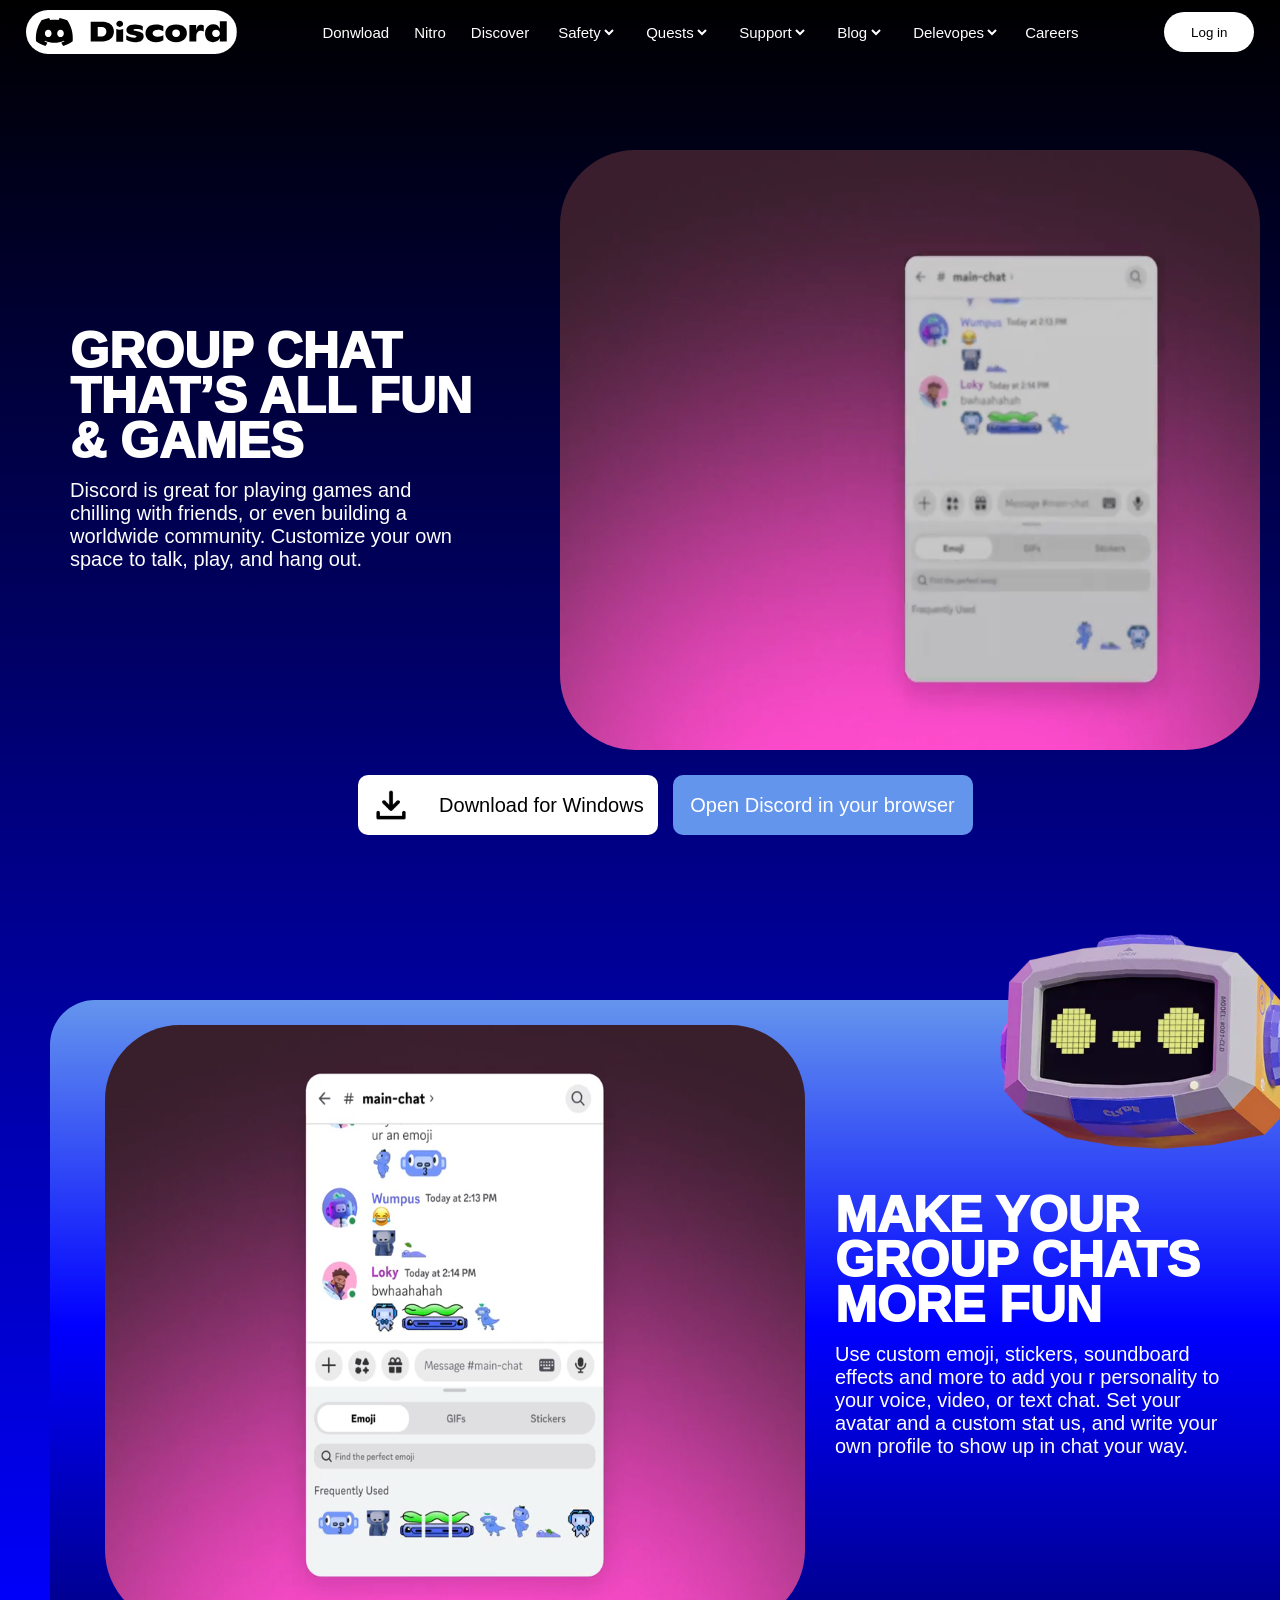
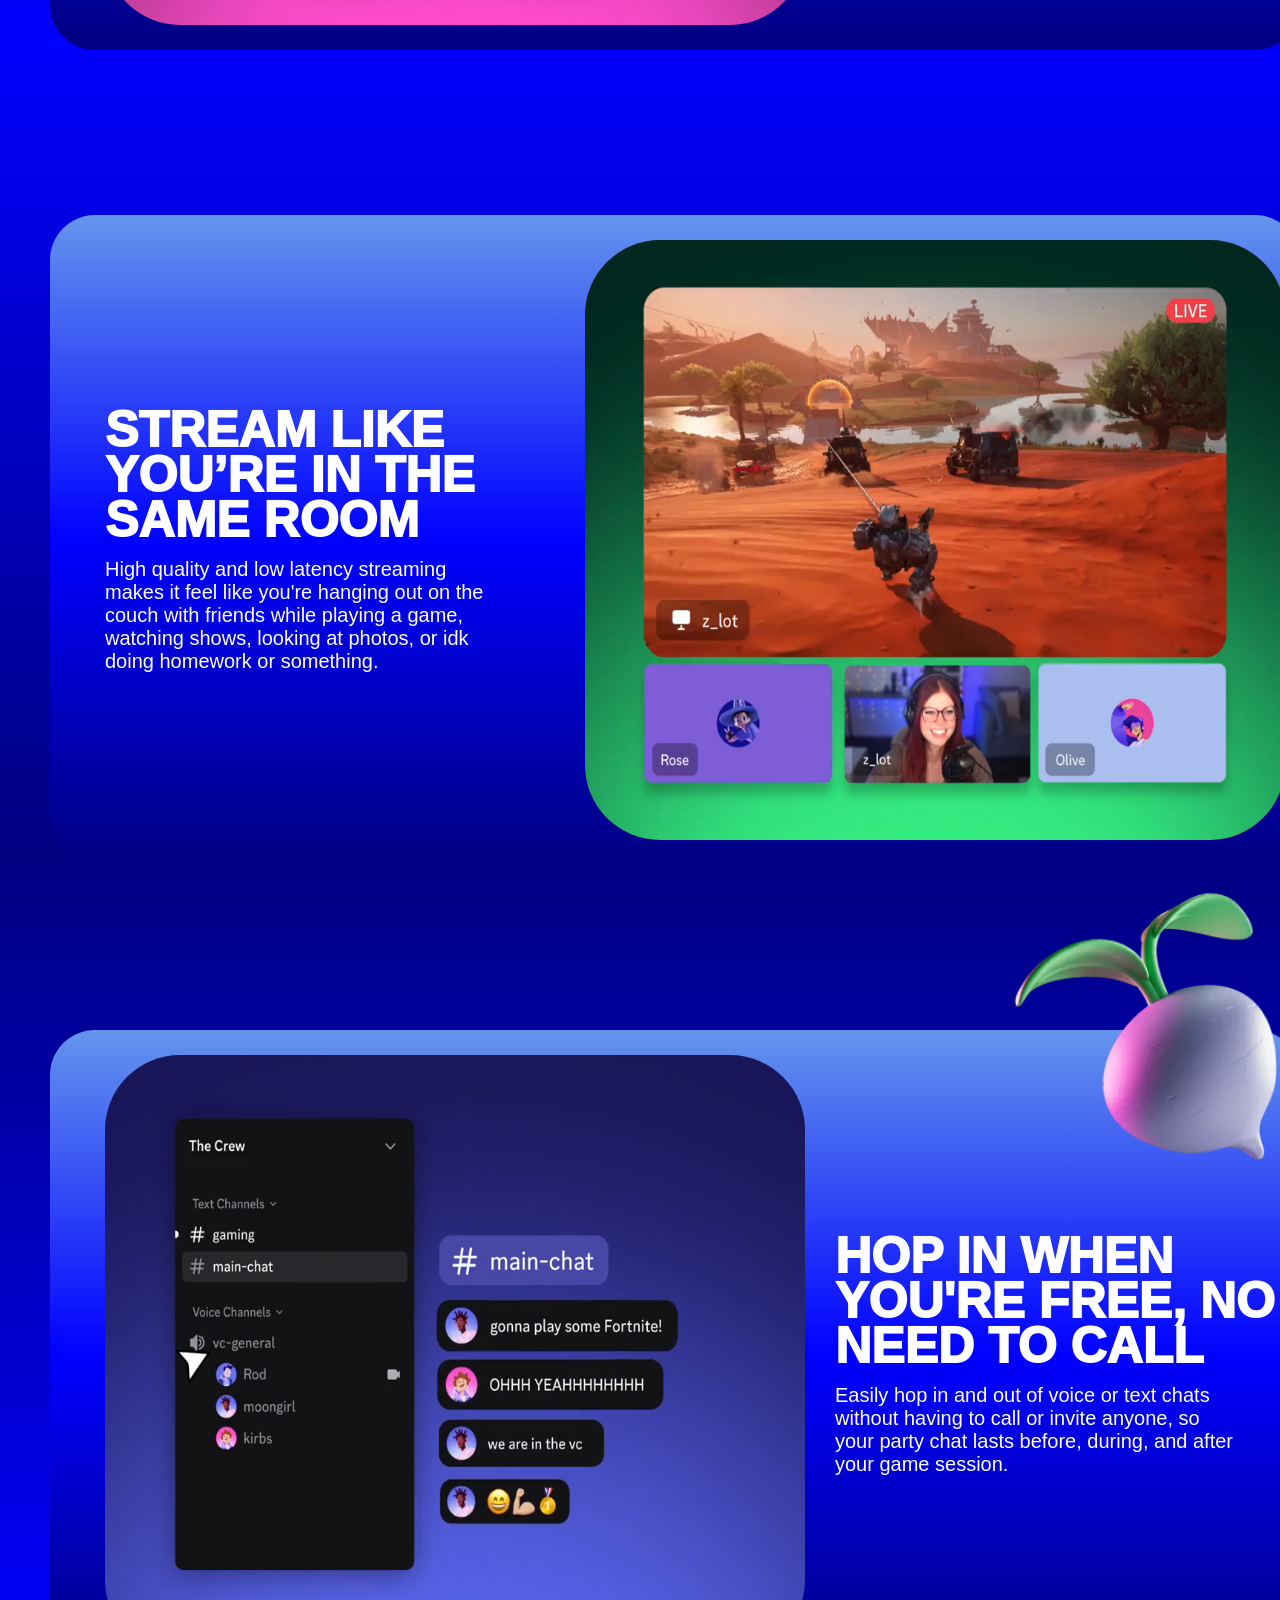
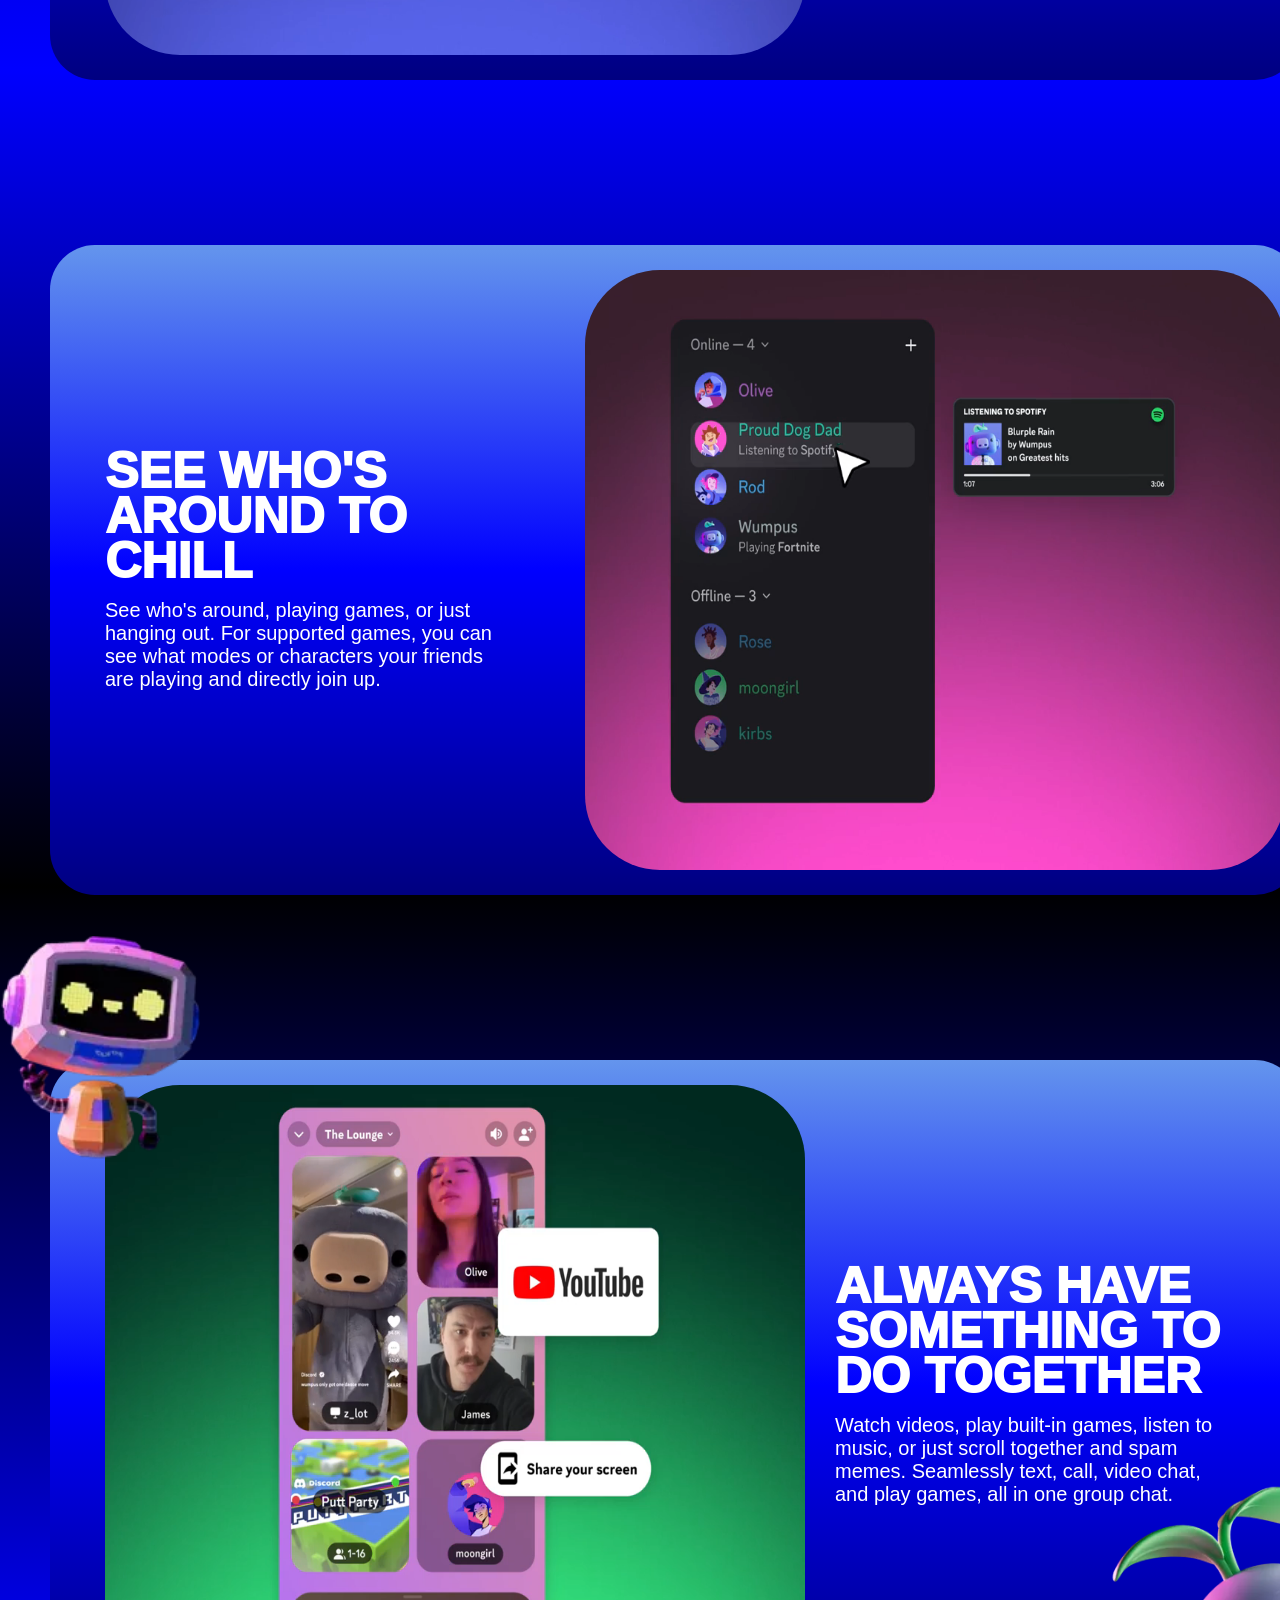
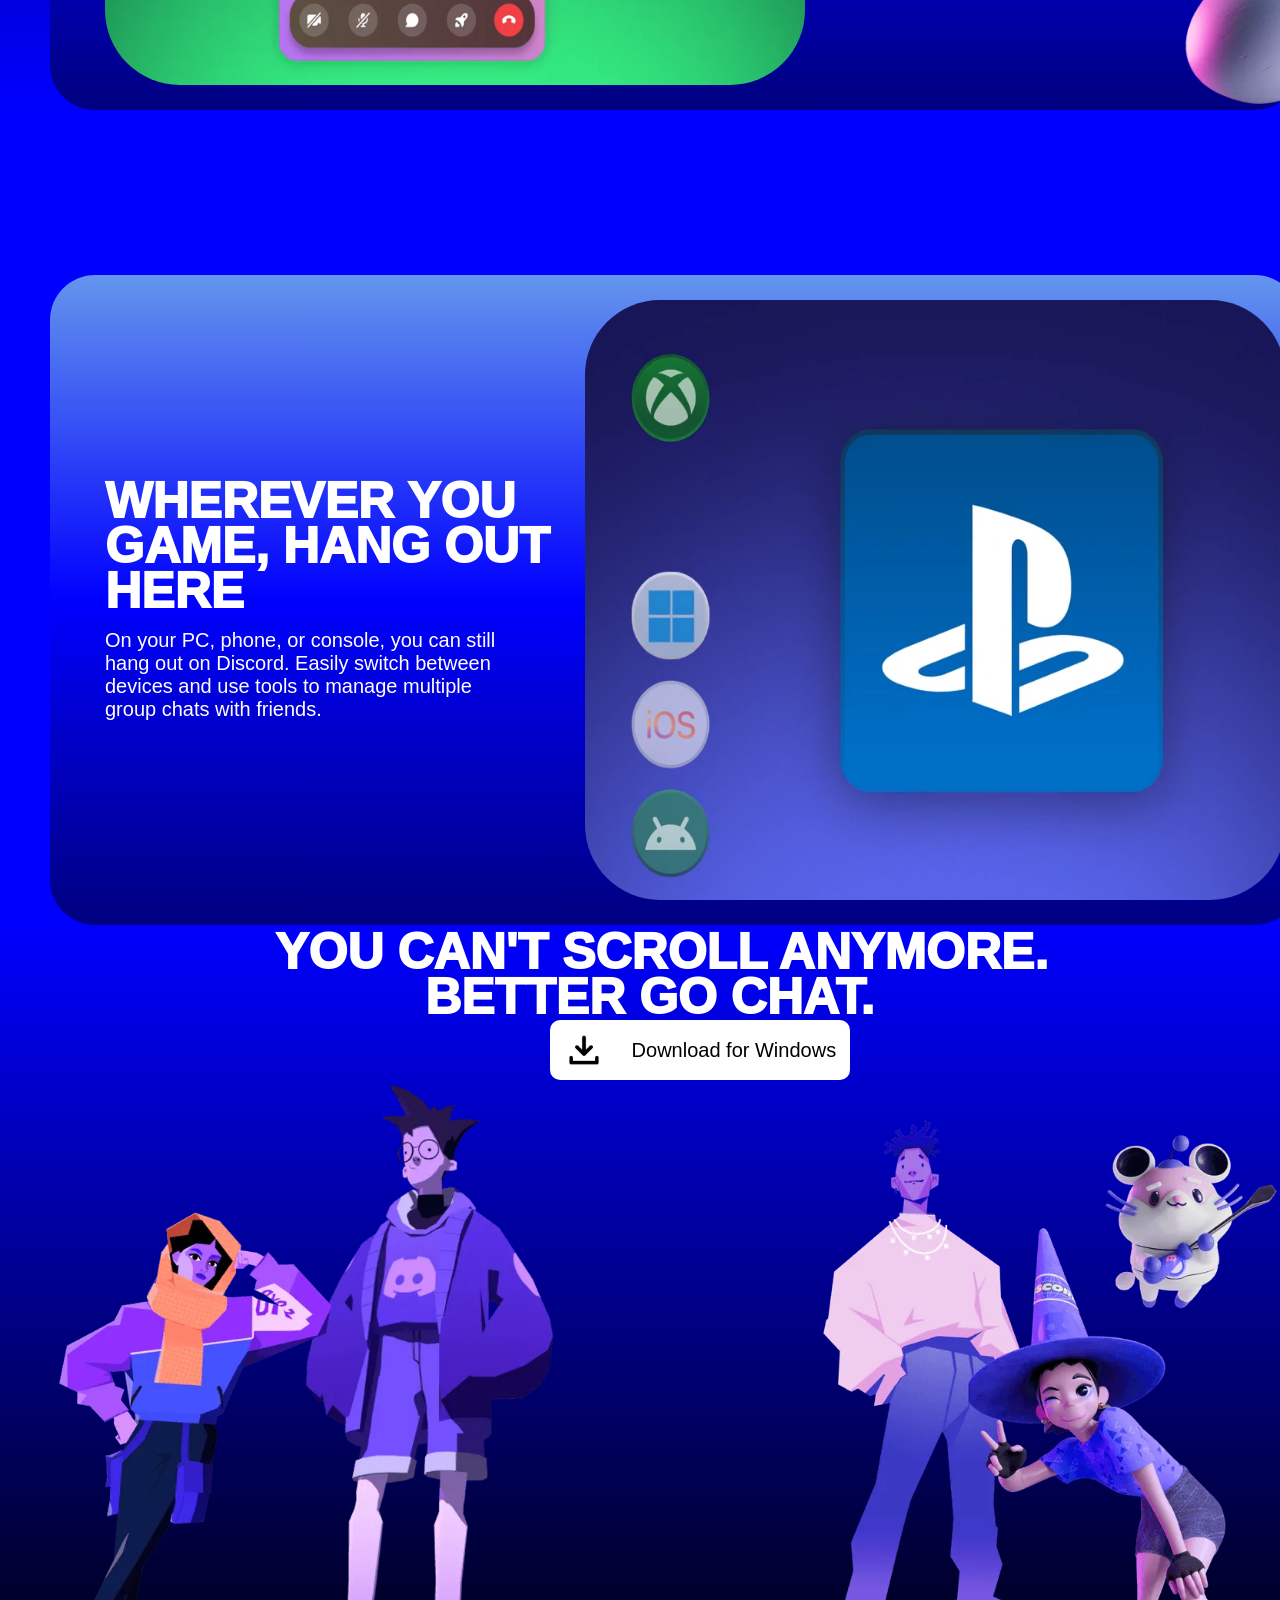
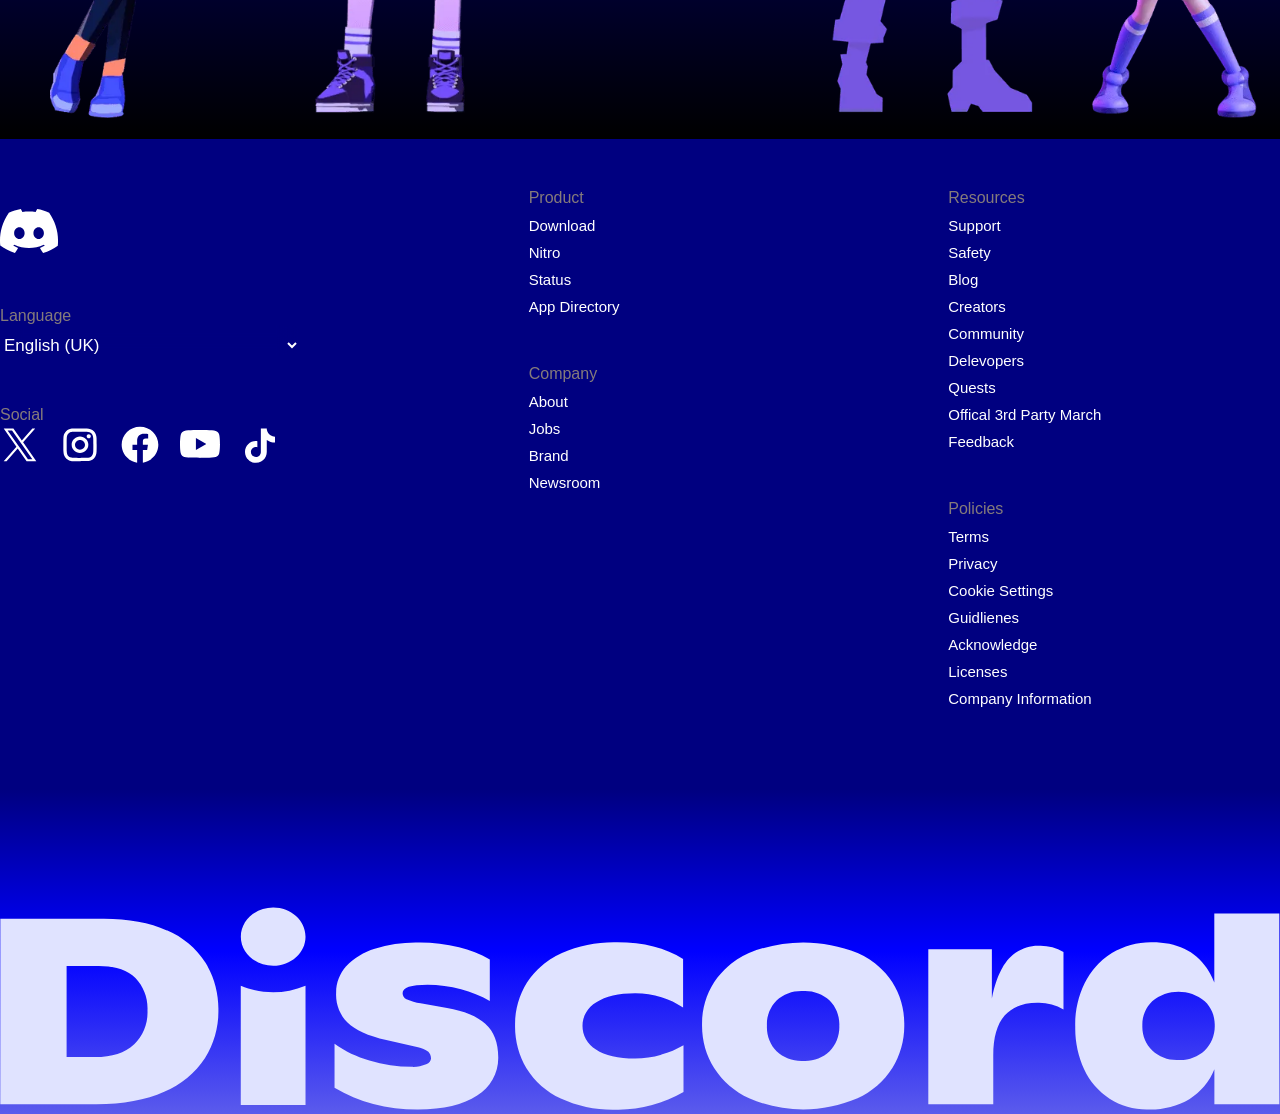
<file: index.html>
<!DOCTYPE html>
<html lang="en">

<head>
    <meta charset="UTF-8">
    <meta name="viewport" content="width=device-width, initial-scale=1.0">
    <title>Discord</title>
    <link rel="stylesheet" href="./home.css">
    <link href="https://unpkg.com/aos@2.3.1/dist/aos.css" rel="stylesheet">
</head>

<body>
    <header>
        <img src="67d00cf7266d2c75571aebde_Example.svg" alt="" class="img1">
        <nav>
            <a class="a111" href="#">Donwload</a>
            <a class="a111" href="#">Nitro</a>
            <a class="a111" href="#">Discover</a>
            <select name="" id="">
                <option value="">Safety</option>
            </select>
            <select name="" id="">
                <option value="">Quests</option>
            </select>
            <select name="" id="">
                <option value="">Support</option>
            </select>
            <select name="" id="">
                <option value="">Blog</option>
            </select>
            <select name="" id="">
                <option value="">Delevopes</option>
            </select>
            <a class="a111" href="#">Careers</a>
        </nav>
        <button class="button"><a class="ab1" href="./about.html"> Log in</a></button>
    </header>
    <main class="main">
        <section class="s1">
            <article class="a1">
                <h1>GROUP CHAT THAT’S AlL FUN & GAMES</h1>
                <p>Discord is great for playing games and chilling with friends,
                    or even building a worldwide community.
                    Customize your own space to talk, play, and hang out.</p>
            </article>
            <img src="videoframe_11347.png" alt="" class="img2">
        </section>
        <div class="d1">
            <button class="button1"><img src="Без названия.png" alt="" class="img4">Download for Windows</button>
            <button class="button2">Open Discord in your browser</button>
        </div>
        <section data-aos="fade-up" class="s2">
            <article class="a2">
                <h1>MAKE YOUR GROUP CHATS MORE FUN</h1>
                <p>Use custom emoji, stickers, soundboard effects and more to add you
                    r personality to your voice, video, or text chat.
                    Set your avatar and a custom stat
                    us, and write your own profile to show up in chat your way.</p>
                <img src="Без названия (1).png" alt="" class="img5">
            </article>
            <img src="videoframe_10310.png" alt="" class="img3">
        </section>

        <section data-aos="fade-down" class="s3">
            <article class="a3">
                <h1>stream like you’re in the same room</h1>
                <p>High quality and low latency streaming makes it feel like
                    you're hanging out on the couch with friends while playing
                    a game, watching shows, looking at photos,
                    or idk doing homework or something.</p>
            </article>
            <img src="videoframe_0.png" alt="" class="img6">
        </section>

        <section data-aos="fade-up" class="s4">
            <article class="a4">
                <h1>Hop in when you're free, no need to call</h1>
                <p>Easily hop in and out of voice or text chats without having to call or invite
                    anyone,
                    so your party chat lasts before, during, and after your game session.</p>
                <img src="6729d76b04ef7312d3dfd2fd_Set 2 4.webp" alt="" class="img7">
            </article>
            <img src="videoframe_2788.png" alt="" class="img8">
        </section>

        <section data-aos="fade-down" class="s5">
            <article class="a5">
                <h1>See who's around to chill</h1>
                <p>See who's around, playing games, or just hanging out. For supported games,
                    you can see what modes or characters your friends are playing and directly join up.</p>
            </article>
            <img src="videoframe_4527.png" alt="" class="img9">
        </section>

        <section data-aos="fade-up" class="s6">
            <article class="a6">
                <h1>always have something to do together</h1>
                <p>Watch videos, play built-in games, listen to music, or just scroll together and spam memes.
                    Seamlessly text, call,
                    video chat, and play games, all in one group chat.</p>
                <img src="6641da5484ffb72b9ad73f01_Clyde.webp" alt="" class="img10">
                <img src="6729d76b04ef7312d3dfd2fd_Set 2 4.webp" alt="" class="img12">
            </article>
            <img src="videoframe_6467.png" alt="" class="img11">
        </section>

        <section data-aos="fade-down" class="s7">
            <article class="a7">
                <h1>wherever YOU GAME, HANG OUT HERE</h1>
                <p>On your PC, phone, or console, you can still hang out on Discord.
                    Easily switch between devices and use tools to manage multiple group
                    chats with friends.</p>
            </article>
            <img src="videoframe_2089.png" alt="" class="img13">
        </section>
        <article class="a8">
            <h1 class="hhhhh1">YOU CAN'T SCROLL ANYMORE.</h1>
            <h1 class="hahahahah">BETTER GO CHAT.</h1>
            <button class="button3"><img src="Без названия.png" alt="" class="img4">Download for Windows</button>
        </article>
        <section class="sr">
            <img src="675005dc03927e9683fcaaee_Footer-p-1600.webp" alt="" class="img15">

        </section>
    </main>
    <footer>
    <section class="s12">
            <section class="s10">
                <img src="66e278299a53f5bf88615e90_Symbol.svg" alt="" class="img14">
                <div class="d2">
                    <p class="p1">Language</p>
                    <button class="b4">
                        <select class="ssss1" name="" id="">
                            <option class="o" value="">English (UK)</option>
                        </select>
                    </button>
                </div>
                <div class="d3">
                    <p class="p1">Social</p>
                    <div class="d4">
                        <img src="65a4fe4237b6a1c4fa714f76_x.svg" alt="" class="img16">
                        <img src="65a4fe42d907d27f3dead7a0_instagram.svg" alt="" class="img16">
                        <img src="65a4fe4173c1df8be608c8a2_facebook.svg" alt="" class="img16">
                        <img src="65a4fe42d907d27f3dead7ad_youtube.svg" alt="" class="img16">
                        <img src="65a4fe4152ae5860036dadf1_tiktok.svg" alt="" class="img16">
                    </div>
                </div>
            </section>
            <section class="s1111">
                <div class="d6">
                    <div class="d5">
                        <p class="p1">Product</p>
                        <a class="a112" href="https://discord.com/download">Download</a>
                        <a class="a112" href="https://discord.com/nitro">Nitro</a>
                        <a class="a112" href="https://discordstatus.com/">Status</a>
                        <a class="a112" href="https://discord.com/discovery/applications">App Directory</a>
                    </div>
                    <div class="d5">
                        <p class="p1">Company</p>
                        <a class="a112" href="https://discord.com/company">About</a>
                        <a class="a112" href="https://discord.com/careers">Jobs</a>
                        <a class="a112" href="https://discord.com/branding">Brand</a>
                        <a class="a112" href="https://discord.com/newsroom">Newsroom</a>
                    </div>
                </div>
                <div class="d7">
                    <div class="d5">
                        <p class="p1">Resources</p>
                        <a class="a112" href="https://support.discord.com/hc/ru">Support</a>
                        <a class="a112" href="https://discord.com/safety">Safety</a>
                        <a class="a112" href="https://discord.com/blog">Blog</a>
                        <a class="a112" href="https://discord.com/creators">Creators</a>
                        <a class="a112" href="https://discord.com/community">Community</a>
                        <a class="a112" href="https://discord.com/delevopers">Delevopers</a>
                        <a class="a112" href="https://discord.com/ads/quests">Quests</a>
                        <a class="a112" href="https://discordmerch.com/?utm_source=shortlink&utm_lkey=z5bm6">Offical 3rd Party March</a>
                        <a class="a112" href="https://support.discord.com/hc/en-us/community/topics">Feedback</a>
                    </div>
                    <div class="d5">
                        <p class="p1">Policies</p>
                        <a class="a112" href="https://discord.com/terms">Terms</a>
                        <a class="a112" href="https://discord.com/privacy">Privacy</a>
                        <a class="a112" href="">Cookie Settings</a>
                        <a class="a112" href="https://discord.com/guidelines">Guidlienes</a>
                        <a class="a112" href="https://discord.com/acknowledgements">Acknowledge</a>
                        <a class="a112" href="https://discord.com/licenses">Licenses</a>
                        <a class="a112" href="https://discord.com/company-information">Company Information</a>
                    </div>
                </div>
            </section>
        </section>
        <img src="67ac9b4644222140ae614b06_Wordmark.svg" alt="" class="i11">

    </footer>
    <script src="https://unpkg.com/aos@2.3.1/dist/aos.js"></script>
    <script>

        AOS.init(
            {
                duration: 1000,
                once: true,
            }
        );
    </script>
</body>

</html>
</file>
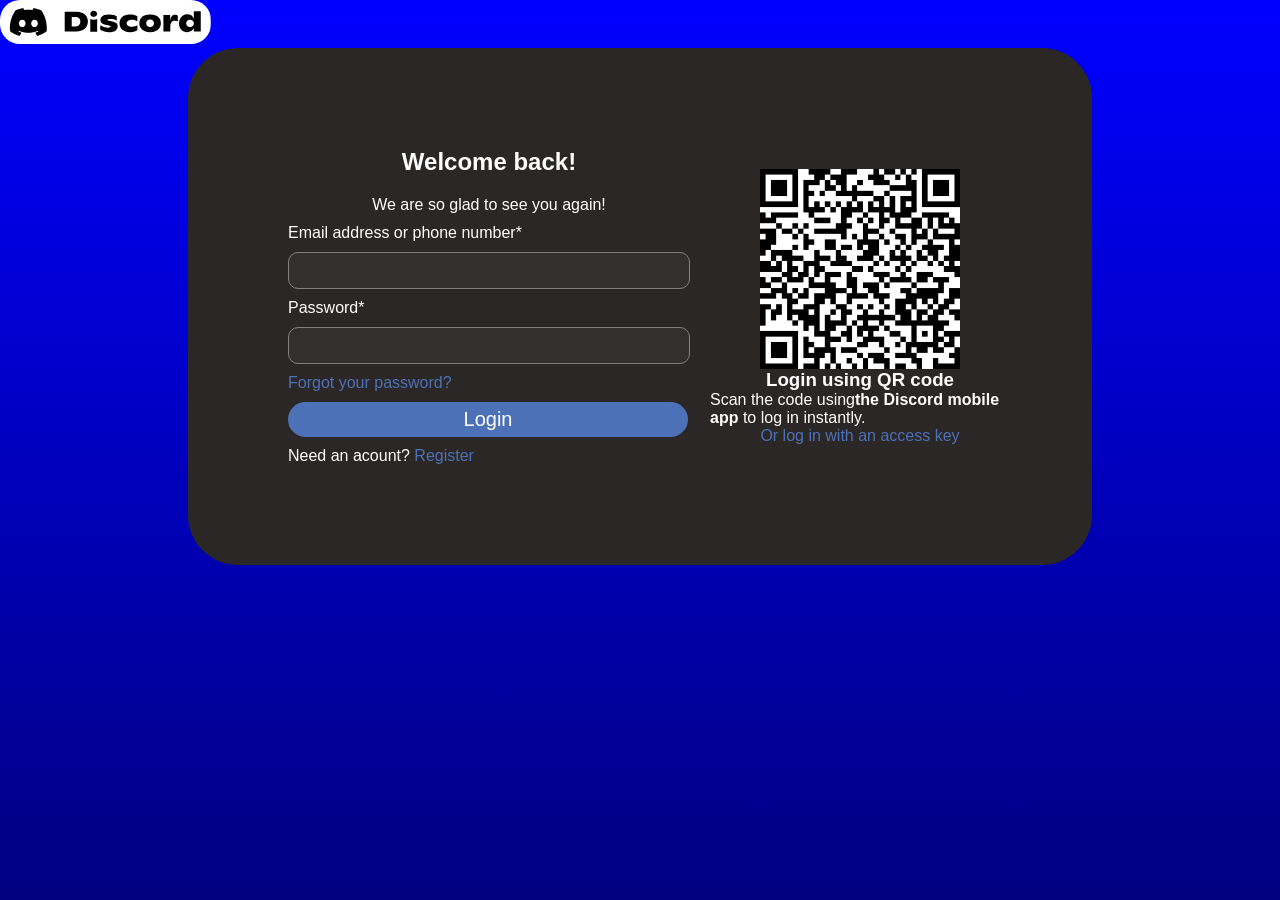
<file: about.html>
<!DOCTYPE html>
<html lang="en">
<head>
    <meta charset="UTF-8">
    <meta name="viewport" content="width=device-width, initial-scale=1.0">
    <title>Discord</title>
    <link rel="stylesheet" href="./about.css">
    <link href="https://unpkg.com/aos@2.3.1/dist/aos.css" rel="stylesheet">
</head>
<body>
    <img src="67d00cf7266d2c75571aebde_Example.svg" alt="" class="img1">
    <section  class="s23">
        <section class="s21">
        <div class="d1">
            <h2>Welcome back!</h2>
            <p>We are so glad to see you again!</p>
        </div>
        <div class="d2">
            <p>Email address or phone number*</p>
            <input type="email">
        </div>
        <div class="d3">
            <p>Password*</p>
            <input type="password">
            <a href="">Forgot your password?</a>
        </div>
        <div class="d4">
            <button>Login</button>
            <a href=""><span>Need an acount?</span> Register</a>
        </div>
    </section>
    <section class="s22">
        <img src="ExampleCode.png" alt="" class="i2">
        <h1>Login using QR code</h1>
        <span class="s">Scan the code using<b>the Discord mobile app</b> to log in instantly.</span>
        <a href="./index.html" class="a">Or log in with an access key</a>
    </section>
    </section>
    <script src="https://unpkg.com/aos@2.3.1/dist/aos.js"></script>
    <script>
        
        AOS.init(
            {
                duration: 1000,
                once: true,
            }
        );
    </script>
</body>
</html>
</file>
<file: home.css>
* {
    padding: 0;
    margin: 0;
    box-sizing: border-box;
}

header {
    display: flex;
    justify-content: space-evenly;
    align-items: center;
    gap: 70px;
    padding: 10px;
    position: fixed;
    top: 0;
    left: 0;
    width: 100%;
    border-bottom-left-radius: 30px;
    border-bottom-right-radius: 30px;
    background-color: transparent;
    z-index: 10;
    backdrop-filter: blur(10px);
    animation: forwards header 2s;
}

nav {
    display: flex;
    justify-content: space-evenly;
    align-items: center;
    gap: 25px;
    color: rgb(173, 169, 169);
}

.button {
    color: #000;
    background-color: #fff;
    border-radius: 25px;
    width: 90px;
    height: 40px;
    border: none;
}

.a111 {
    text-decoration: none;
    color: #fff;
    font-size: 15px;
}

.a112 {
    text-decoration: none;
    color: #fff;
    font-size: 15px;
}

select {
    background-color: transparent;
    color: white;
    border: none;
    font-size: 15px;
}

body {
    color: #fff;
    font-family: sans-serif;
}

.img1 {
    border-radius: 25px;
}

article h1 {
    font-family: Arial, Helvetica, sans-serif;
    text-transform: uppercase;
    font-size: 50px;
    font-weight: 1000;
    line-height: 90%;
}

article aside {
    display: flex;
    flex-direction: column;
    gap: 25px;
}

article p {
    margin-top: 15px;
    font-size: 20px;
    width: 400px;
}

article {
    width: 450px;
}

.img2 {
    width: 700px;
    height: 600px;
    border-radius: 75px;
}

main {
    display: flex;
    flex-direction: column;
    gap: 5px;
    padding-top: 150px;
    background: linear-gradient(black, navy, blue, navy, blue, black, blue, blue, black);
    padding-left: 50px;
}

.s1 {
    display: flex;
    justify-content: space-around;
    align-items: center;
}

.s2 {
    display: flex;
    justify-content: space-around;
    align-items: center;
    background: linear-gradient(cornflowerblue, blue, navy);
    border-radius: 45px;
    width: 1250px;
    padding-left: 40px;
    height: 650px;
    margin-top: 160px;
    position: relative;
    flex-direction: row-reverse;
}

.img3 {
    width: 700px;
    height: 600px;
    border-radius: 75px;
}

.hhhhh1 {
    width: 1000px;
}

.button1 {
    width: 300px;
    height: 60px;
    font-size: 20px;
    background-color: #fff;
    display: flex;
    justify-content: space-around;
    align-items: center;
    border: none;
    border-radius: 10px;
}

.img4 {
    width: 40px;
    height: 40px;
}

.button2 {
    width: 300px;
    height: 60px;
    font-size: 20px;
    background-color: cornflowerblue;
    color: white;
    display: flex;
    justify-content: space-around;
    align-items: center;
    border: none;
    border-radius: 10px;
}

.d1 {
    display: flex;
    justify-content: center;
    align-items: center;
    gap: 15px;
    padding-top: 20px;
    width: 100%;
}

.img5 {
    position: absolute;
    right: 0;
    bottom: 500px;
    width: 300px;
}

.s3 {
    display: flex;
    justify-content: space-around;
    align-items: center;
    background: linear-gradient(cornflowerblue, blue, navy);
    border-radius: 45px;
    width: 1250px;
    padding-left: 40px;
    height: 650px;
    margin-top: 160px;
    flex-direction: row;
}

.img6 {
    width: 700px;
    height: 600px;
    border-radius: 75px;
}

.s4 {
    display: flex;
    justify-content: space-around;
    align-items: center;
    background: linear-gradient(cornflowerblue, blue, navy);
    border-radius: 45px;
    width: 1250px;
    padding-left: 40px;
    height: 650px;
    margin-top: 160px;
    position: relative;
    flex-direction: row-reverse;
}

.img8 {
    width: 700px;
    height: 600px;
    border-radius: 75px;
}

.img7 {
    position: absolute;
    right: 0;
    bottom: 500px;
    width: 300px;
}

.s5 {
    display: flex;
    justify-content: space-around;
    align-items: center;
    background: linear-gradient(cornflowerblue, blue, navy);
    border-radius: 45px;
    width: 1250px;
    padding-left: 40px;
    height: 650px;
    margin-top: 160px;
    flex-direction: row;
}

.img9 {
    width: 700px;
    height: 600px;
    border-radius: 75px;
}

.s6 {
    display: flex;
    justify-content: space-around;
    align-items: center;
    background: linear-gradient(cornflowerblue, blue, navy);
    border-radius: 45px;
    width: 1250px;
    padding-left: 40px;
    height: 650px;
    margin-top: 160px;
    position: relative;
    flex-direction: row-reverse;
}

.img11 {
    width: 700px;
    height: 600px;
    border-radius: 75px;
}

.img10 {
    position: absolute;
    right: 0;
    bottom: 550px;
    width: 200px;
    right: 1100px;
}

.img12 {
    position: absolute;
    width: 250px;
    left: 1050px;
    top: 395px;
}

@keyframes header {
    from {
        transform: translateY(-400px);
    }

    to {
        transform: translateY(-0px);
    }
}

.s7 {
    display: flex;
    justify-content: space-around;
    align-items: center;
    background: linear-gradient(cornflowerblue, blue, navy);
    border-radius: 45px;
    width: 1250px;
    padding-left: 40px;
    height: 650px;
    margin-top: 160px;
    flex-direction: row;
}

.img13 {
    width: 700px;
    height: 600px;
    border-radius: 75px;
}

.a8 {
    width: 1000px;
    padding-left: 225px;
}

.hahahahah {
    padding-left: 150px;
}

.button3 {
    width: 300px;
    height: 60px;
    font-size: 20px;
    background-color: #fff;
    display: flex;
    justify-content: space-around;
    align-items: center;
    border: none;
    border-radius: 10px;
    margin-left: 275px;
}

.img4 {
    width: 40px;
    height: 40px;
}

.img14 {
    padding-top: 70px;
    transition: transform 0.3s ease;
}

.ab1 {
    text-decoration: none;
    color: #000;
}

.p1 {
    padding-top: 50px;
    color: rgb(133, 123, 123);
}
footer {
    background: linear-gradient(navy, navy, navy, navy, navy, blue, rgb(91, 91, 236));
}

.s12 {
    display: flex;
    justify-content: space-between;
    gap: 50px;
}

.b4 {
    padding-top: 10px;
    border: none;
    width: 300px;
    backdrop-filter: blur(10px);
    display: flex;
    justify-content: space-between;
    background-color: transparent;
    border-radius: 10px;
}

.ssss1 {
    width: 100%;
    font-size: 17px;
    backdrop-filter: blur(10px);
}

.s1111 {
    display: flex;
    justify-content: space-evenly;
    gap: 150px;
    width: 100%;
}

.img15 {
    width: 100%;
}

.d4 {
    display: flex;
    gap: 20px;
}

.img16 {
    width: 40px;
}

.d5 {
    display: flex;
    flex-direction: column;
    gap: 10px;
}

.i11 {
    width: 100%;
    padding-top: 200px;
    transition: transform 0.3s ease-out;
}

.d6 {
    display: flex;
    flex-direction: column;   
}

.d7 {
    display: flex;
    flex-direction: column;   
}

.i11:focus {
    transform: scale(0.85);
}

@media (max-width: 768px) {
    nav {
        display: none;
        width: 100%;
    }

    header {
        display: flex;
        justify-content: space-between;
        width: 100%;
    }

    section .img2 {
        display: none;
    }

    section {
        width: 100%;
        flex-direction: column;
    }

    article h1 {
        font-size: 35px;
        width: 70%;
    }

    article {
        width: 100%;
    }

    article p {
        width: 90%;
    }

    .a1 {
        align-items: center;
        display: flex;
        flex-direction: column;
    }

    .d1 {
        display: flex;
        justify-content: center;
        align-items: center;
        padding-left: 100px;
    }

    .s2 {
        width: 100%;
        height: 75%;
    }

    .a2 {
        width: 100%;
        padding-left: 10px;
    }

    .img3 {
        width: 50%;
        height: 50%;
    }

    .img5 {
        width: 150px;
        bottom: 275px;
        left: 620px;
    }

    .s3 {
        width: 100%;
        height: 75%;
    }

    .a3 {
        width: 100%;
        padding-left: 10px;
    }

    .img6 {
        width: 50%;
        height: 50%;
    }

     .s4 {
        width: 100%;
        height: 75%;
    }

    .a4 {
        width: 100%;
        padding-left: 10px;
    }

    .img8 {
        width: 50%;
        height: 50%;
    }

    .img7 {
        width: 150px;
        bottom: 275px;
        left: 620px;
    }

    .s5 {
        width: 100%;
        height: 75%;
    }

    .a5 {
        width: 100%;
        padding-left: 10px;
    }

    .img9 {
        width: 50%;
        height: 50%;
    }   

    .s6 {
        width: 100%;
        height: 75%;
    }

    .a6 {
        width: 100%;
        padding-left: 10px;
    }

    .img11 {
        width: 50%;
        height: 50%;
    }

    .img10 {
         width: 150px;
        bottom: 275px;
        right: 620px;
    }

    .img12 {
        width: 150px;
        left: 630px;
        top: 200px;
    }

    .s7 {
        width: 100%;
        height: 75%;
    }

    .a7 {
        width: 100%;
        padding-left: 10px;
    }

    .img13 {
        width: 50%;
        height: 50%;
    }

   .a8 {
    padding-left: 75px;
   }

   .button3 {
     margin-left: 170px;
   }

   .i11 {
    width: 100%;
     transition: transform 0.3s ease;
   }

   main {
    padding-left: 0px;
   }

   .a112 {
    font-size: 25px;
   }

   .s111 {
    display: flex;
    justify-content: space-evenly;
    flex-direction: row;
   }
}


.i11:hover {
    transform: scale(0.85);
    cursor: pointer;
}

@media ( max-width:520px) {
    .img5,.img7,.img10,.img12 {
        display: none;
    }


    .s2,.s3,.s3,.s4,.s5,.s6,.s7 {
        flex-direction: column;
    }

    .d1 {
        flex-direction: column;
        padding-left: 0px;
    }

    .img3,.img6,.img8,.img11,.img13,.img9 {
        width: 100%;
        padding-left: 0px;
    }

    .hhhhh1 {
        display: none;
    }

    .hahahahah {
        display: none;
    }

    .button3 {
        margin-left: 0px;
    }

    .a8 {
        padding-left: 30px;
    }

}
</file>
<file: about.css>
* {
    margin: 0;
    padding: 0;
}

.s23 {
    background-color: rgb(44, 39, 39);
    width: 55%;
    margin: auto;
    display: flex;
    justify-content: space-between;
    align-items: center;
    gap: 20px;
    color: white;
    font-family: Arial, Helvetica, sans-serif;
    border-radius: 50px;
    padding: 100px;
}

.i2 {
    width: 200px;
}

.d1 {
    display: flex;
    flex-direction: column;
    align-items: center;
    gap: 20px;
}

.d2 {
    display: flex;
    flex-direction: column;
    gap: 10px;
    margin-top: 10px;
}

.d3 {
    display: flex;
    flex-direction: column;
    gap: 10px;
    margin-top: 10px;
}

a {
    text-decoration: none;
    color: rgb(76, 113, 182);
}

.d4 {
    display: flex;
    flex-direction: column;
    gap: 10px;
    margin-top: 10px;
}

button {
    width: 400px;
    height: 35px;
    background-color:  rgb(76, 113, 182);
    border: none;
    border-radius: 20px;
    color: white;
    font-size: 20px;
}

input {
    width: 400px;
    height: 35px;
    font-size: 25px;
    background-color: rgb(51, 47, 47);
    border: 1px gray solid; 
    border-radius: 10px; 
    color: white; 
}

span {
    color: #fff;
}

.s22 {
    display: flex;
    flex-direction: column;
    align-items: center;
    width: 325px;
}

.s {
    width: 300px;
}

body {
    background: linear-gradient(blue,navy);
    height: 100vh;
}

.img1 {
    border-radius: 20px;
    animation: forwards img 1s;
}

@keyframes img {
    from {
    transform: translateY(-400px);
    }

    to {
    transform: translateY(-0px);
    }
}

@media (max-width: 768px) {
    .s23 {
        margin-left: 0px;
        flex-direction: column;
        width: 100%;
        height: 700px;
        border-radius: 0px;
        padding: 0pc;
    }

.s22{
    width: 100%;
}
input,button{
    width: 100%;
}
    .i2 {
        width: 250px;
    }

    .img1 {
        display: none;
    }
}
</file>
